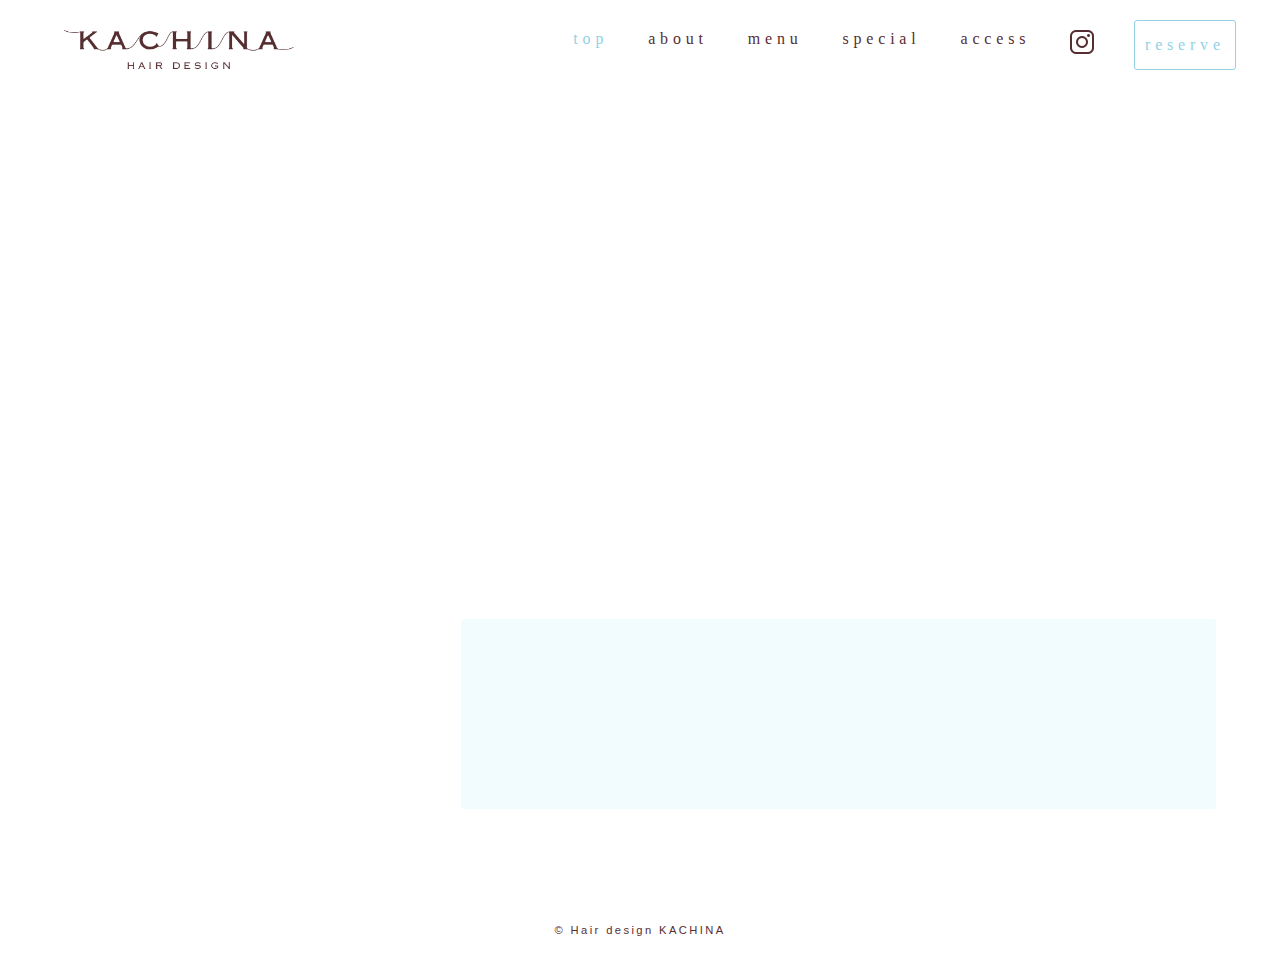
<file: index.html>
<!DOCTYPE html>
<html>
<head>
	<meta charset="UTF-8">
	<title>Hair design KACHINA｜カチナ｜三重県四日市市の美容院</title>
	<link rel="stylesheet" href="stylesheet.css" type="text/css" media="screen">
	<link rel="icon" href="img/fabicon.png" sizes="16x16" type="image/png"> 
	<link rel="icon" href="img/fabicon.png" sizes="32x32" type="image/png">  
	<link rel="icon" href="img/fabicon.png" sizes="48x48" type="image/png"> 
	<link rel="icon" href="img/fabicon.png" sizes="62x62" type="image/png">
	<link href="https://use.fontawesome.com/releases/v5.0.6/css/all.css" rel="stylesheet">
	<script src="https://ajax.googleapis.com/ajax/libs/jquery/1.12.4/jquery.min.js"></script>
	<script type="text/javascript" src="menu.js"></script>
	 <meta name="viewport" content="width=device-width,initial-scale=1.0">
	 <meta http-equiv="X-UA-Compatible" content="IE=edge">
	 <meta name="description" content="三重県四日市市東垂坂町の美容院 Hair design KACHINAです。ご来店くださった全ての方に笑顔になっていただけるように、元気いっぱいスタッフ全員で施術、接客させていただきます。インスタグラムもご覧ください！">
	 <meta name="google" content="notranslate" />
</head>
<body>
	<header class="header">

		<h1>
			<a href="index.html"><img src="img/Main_Logo.png" alt="kachina ロゴ"></a>
		</h1>


		<!--ハンバーガー-->
	    <a class="menu">
	        <span class="menu__line menu__line--top"></span>
	        <span class="menu__line menu__line--center"></span>
	        <span class="menu__line menu__line--bottom"></span>
	    </a>	


		<nav class="gnav">
			<div class="gnav__wrap">
			<ul class="gnav__menu">
				<li class="gnav__menu__item">
					<a class="page" href="index.html">top</a>
				</li >
				<li class="gnav__menu__item">
					<a href="about.html">about</a>
				</li>
				<li class="gnav__menu__item">
					<a href="menu.html">menu</a>
				</li>
				<li class="gnav__menu__item">
					<a href="special.html">special</a>
				</li>
				<li class="gnav__menu__item">
					<a href="access.html">access</a>
				</li>
				<li class="gnav__menu__item">
					<a href="https://www.instagram.com/kachina_hair_design/" target="_blank"><img src="img/instagram.png" alt="instagram"></a>
				</li>
				<li class="gnav__menu__item">
					<a class="btn_reserve" href="reserve.html"><i class="fas fa-phone tel"></i> reserve</a>
				</li>
			</ul>
			</div><!--gnav-wrap-->
		</nav>

	</header>

	<div class="wrapper">

		<div class="slide">
				<img src="img/main1.jpg" alt="kachinaメインイメージ">
				<img src="img/main2.jpg" alt="kachinaメインイメージ">
				<img src="img/main3.jpg" alt="kachinaメインイメージ">
				<img src="img/main4.jpg" alt="kachinaメインイメージ">
			
		</div>

		<div class="discription-bg">
			<div class="discription-left">
				<p>
					47-1,HigashiTarusaka-cho,Yokkaichi-shi,Mie</br>
					TEL:059-399-7788/予約優先</br>
					営業時間/AM10:00ーPM7:00</br>
					定休日/毎週月曜日･第１日曜日･第３火曜日
				</p>
			</div>
			<div class="discription-right">
				<img src="img/Logo_sub.png" alt="kachina hair design">
			</div>
		</div>
		<div class="push-top"></div>

	</div>

	<footer>
		<p>© Hair design KACHINA</p>
	</footer>

</body>
</html>
</file>
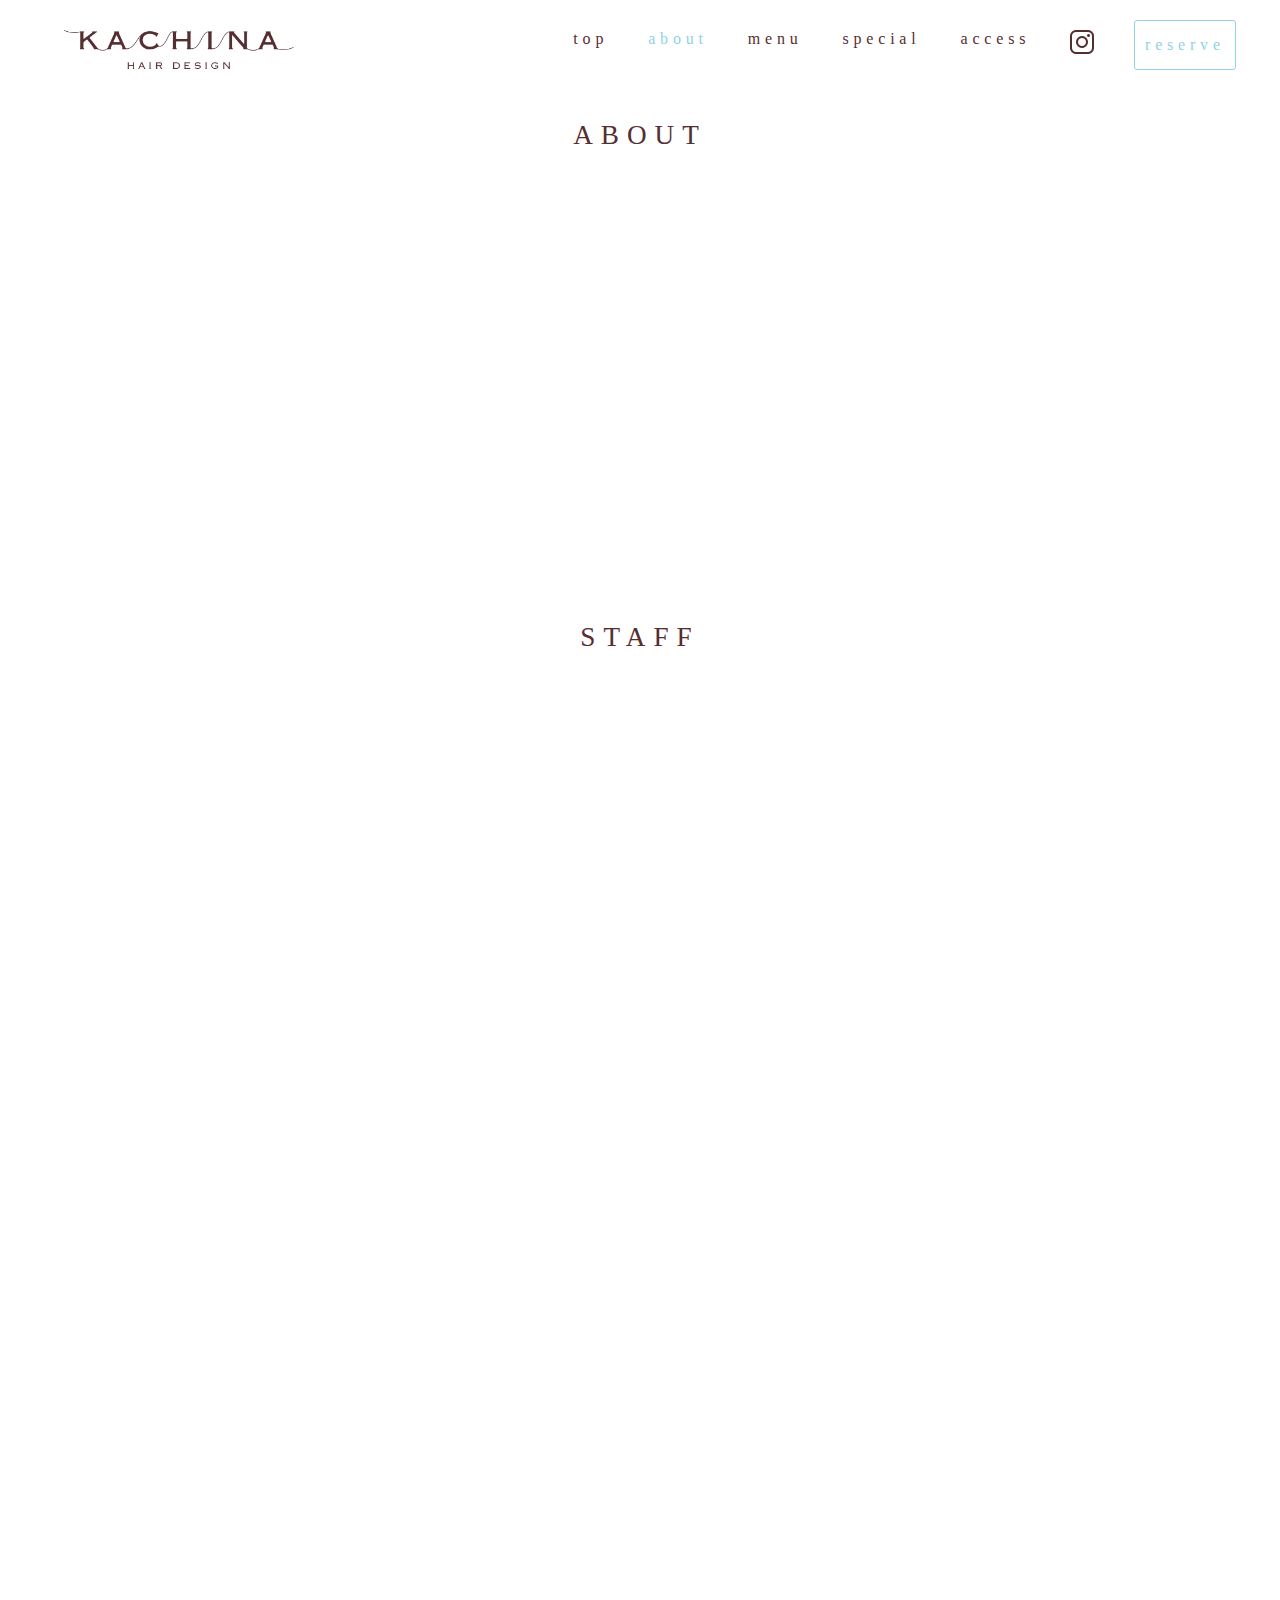
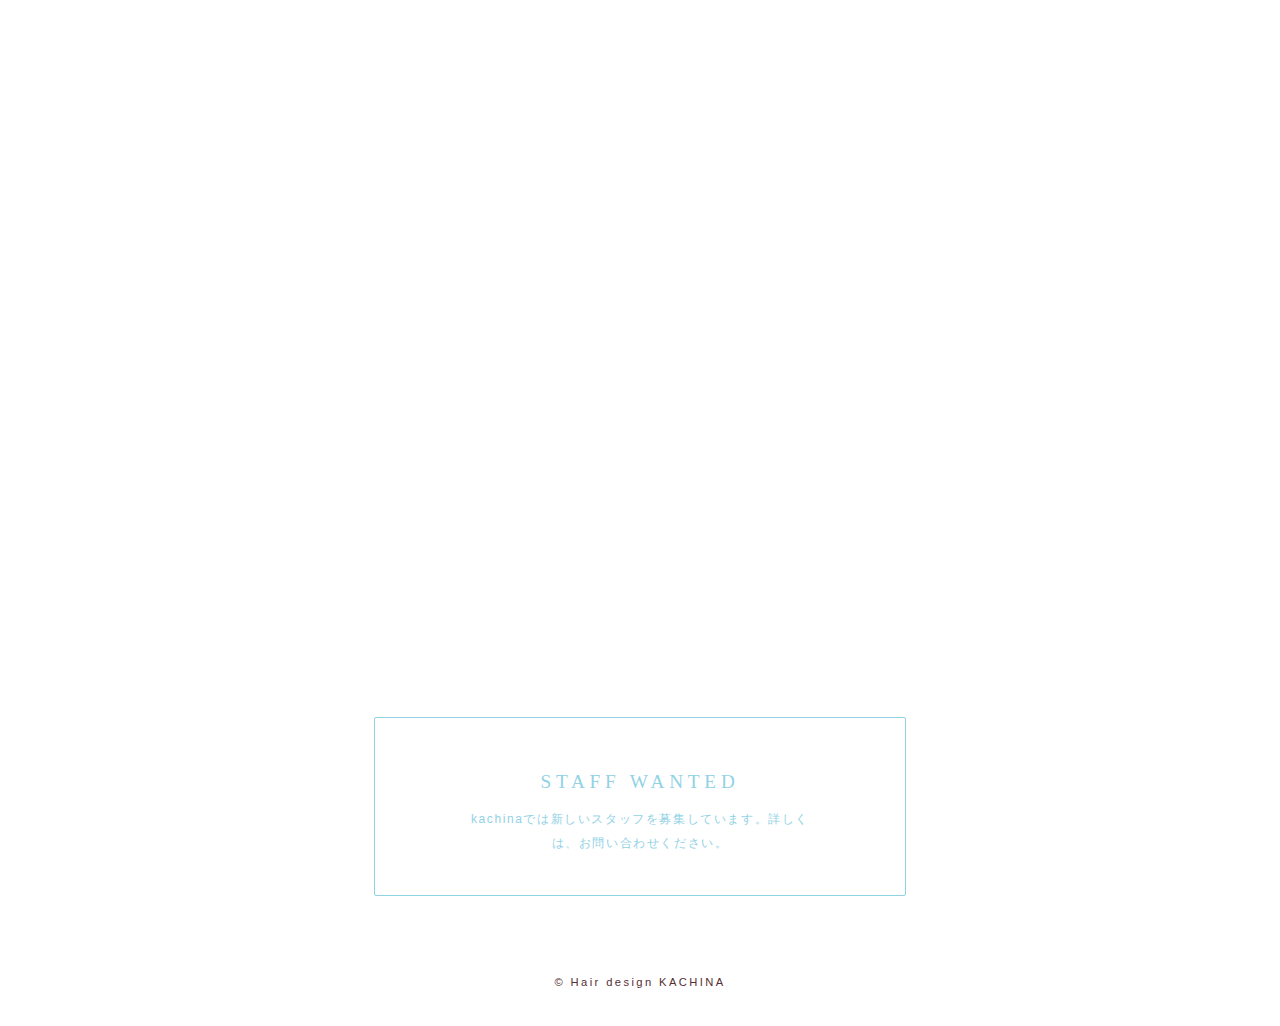
<file: about.html>
<!DOCTYPE html>
<html>
<head>
	<meta charset="UTF-8">
	<title>Hair design KACHINA｜カチナ｜三重県四日市市の美容院</title>
	<link rel="stylesheet" href="stylesheet.css" type="text/css" media="screen">
	<link rel="icon" href="img/fabicon.png" sizes="16x16" type="image/png"> 
	<link rel="icon" href="img/fabicon.png" sizes="32x32" type="image/png">  
	<link rel="icon" href="img/fabicon.png" sizes="48x48" type="image/png"> 
	<link rel="icon" href="img/fabicon.png" sizes="62x62" type="image/png">
	<link href="https://use.fontawesome.com/releases/v5.0.6/css/all.css" rel="stylesheet">
	<script src="https://ajax.googleapis.com/ajax/libs/jquery/1.12.4/jquery.min.js"></script>
	<script type="text/javascript" src="menu.js"></script>
	 <meta name="viewport" content="width=device-width,initial-scale=1.0">
</head>
<body>
	<header class="header">
		<h1>
			<a href="index.html"><img src="img/Main_Logo.png" alt="kachina ロゴ"></a>
		</h1>

		<!--ハンバーガー-->
	    <a class="menu">
	        <span class="menu__line menu__line--top"></span>
	        <span class="menu__line menu__line--center"></span>
	        <span class="menu__line menu__line--bottom"></span>
	    </a>	


		<nav class="gnav">
			<div class="gnav__wrap">
			<ul class="gnav__menu">
				<li class="gnav__menu__item">
					<a href="index.html">top</a>
				</li >
				<li class="gnav__menu__item">
					<a class="page" href="about.html">about</a>
				</li>
				<li class="gnav__menu__item">
					<a href="menu.html">menu</a>
				</li>
				<li class="gnav__menu__item">
					<a href="special.html">special</a>
				</li>
				<li class="gnav__menu__item">
					<a href="access.html">access</a>
				</li>
				<li class="gnav__menu__item">
					<a href="https://www.instagram.com/kachina_hair_design/" target="_blank"><img src="img/instagram.png" alt="instagram"></a>
				</li>
				<li class="gnav__menu__item">
					<a class="btn_reserve" href="reserve.html"><i class="fas fa-phone tel"></i> reserve</a>
				</li>
			</ul>
			</div><!--gnav-wrap-->
		</nav>

	</header>
	<div class="wrapper">

		<h2 class="title">ABOUT</h2>

		<div class="contents">
			<div class="left-img">
				<img src="img/about_pc.png" alt="aboutの写真"></div>
			</div>
			<div class="right">
				<p>
					kachinaは三重県四日市市の東垂坂町にある美容室です。<br>
					定休日:毎週月曜日.第1日曜日.第3火曜日 <br>
					営業時間:10:00〜19:00 <br>
					最終受付:cut 18:00 cut&color 17:00
				</p>
			</div>
		

			<div class="clear"></div> <!--回り込み解除-->

		
		<!------------------スタッフ紹介-------------------->
		

		<h2 class="title">STAFF</h2>

		<div class="staff">

				
				<div class="member">
					<div class="member_image">
						<img src="img/staff_moroka.png" alt="カチナ　諸岡"></div>
					<section class="member_coment">		
						<h3>STYLIST</h3>
						<h2>MOROKA<br>MIHOKO</h2>
						<p>お客様にご満足して頂ける技術＆接客を心がけ、頑張ります！SETやアレンジなども得意です！ぜひご指名下さい</p>
					</section>
				</div>

				<div class="member">
					<div class="member_image"><img src="img/staff_okumura.png" alt="カチナ　奥村"></div>
					<section class="member_coment">		
						<h3>STYLIST</h3>
						<h2>OKUMURA<br>TOSHIKI</h2>
						<p>得意なスタイルはエレガントなスタイルからキュートスタイルまで、時にはアバンギャルドなご提案もさせていただきます(^^)ご来店くださった全ての方に笑顔になっていただけるように、元気いっぱいスタッフ全員で施術、接客させていただきます</p>
					</section>
				</div>

				<div class="member">
					<div class="member_image"><img src="img/staff_watanuki.png" alt="カチナ　綿貫"></div>
					<section class="member_coment">		
						<h3>STYLIST</h3>
						<h2>WATANUKI<br>MIYUKI</h2>
						<p>デザインカラー、ハイライト、外国人カラーが得意です！ぜひ、お任せ下さい！</p>
					</section>
				</div>

				<div class="member">
					<div class="member_image"><img src="img/staff_inagaki.png" alt="カチナ　稲垣"></div>
					<section class="member_coment">		
						<h3>STYLIST</h3>
						<h2>INAGAKI<br>SAKIKO</h2>
						<p>癒しと楽しい空間を提供します！ヘッドスパや炭酸シャンプーなど、リラクゼーションメニューが得意です！精一杯がんばります</p>
					</section>
				</div>

				<div class="member">
					<div class="member_image"><img src="img/staff_iwata.png" alt="カチナ　磐田"></div>
					<section class="member_coment">		
						<h3>CARERIST</h3>
						<h2>IWATA<br>NAOKA</h2>
						<p>より多くのお客様にご満足いただけるように明るく元気に頑張ります！</p>
					</section>
				</div>

			</div>
			<div class="recrute">
				<p class="wanted">
					STAFF WANTED
				</p>					<p>
					kachinaでは新しいスタッフを募集しています。詳しくは、お問い合わせください。			
				</p>
				</div>
		</div>

	</div>
	<div class="clear"></div> <!--回り込み解除-->

	<footer>
		<p>© Hair design KACHINA</p>
	</footer>

</body>
</html>
</file>
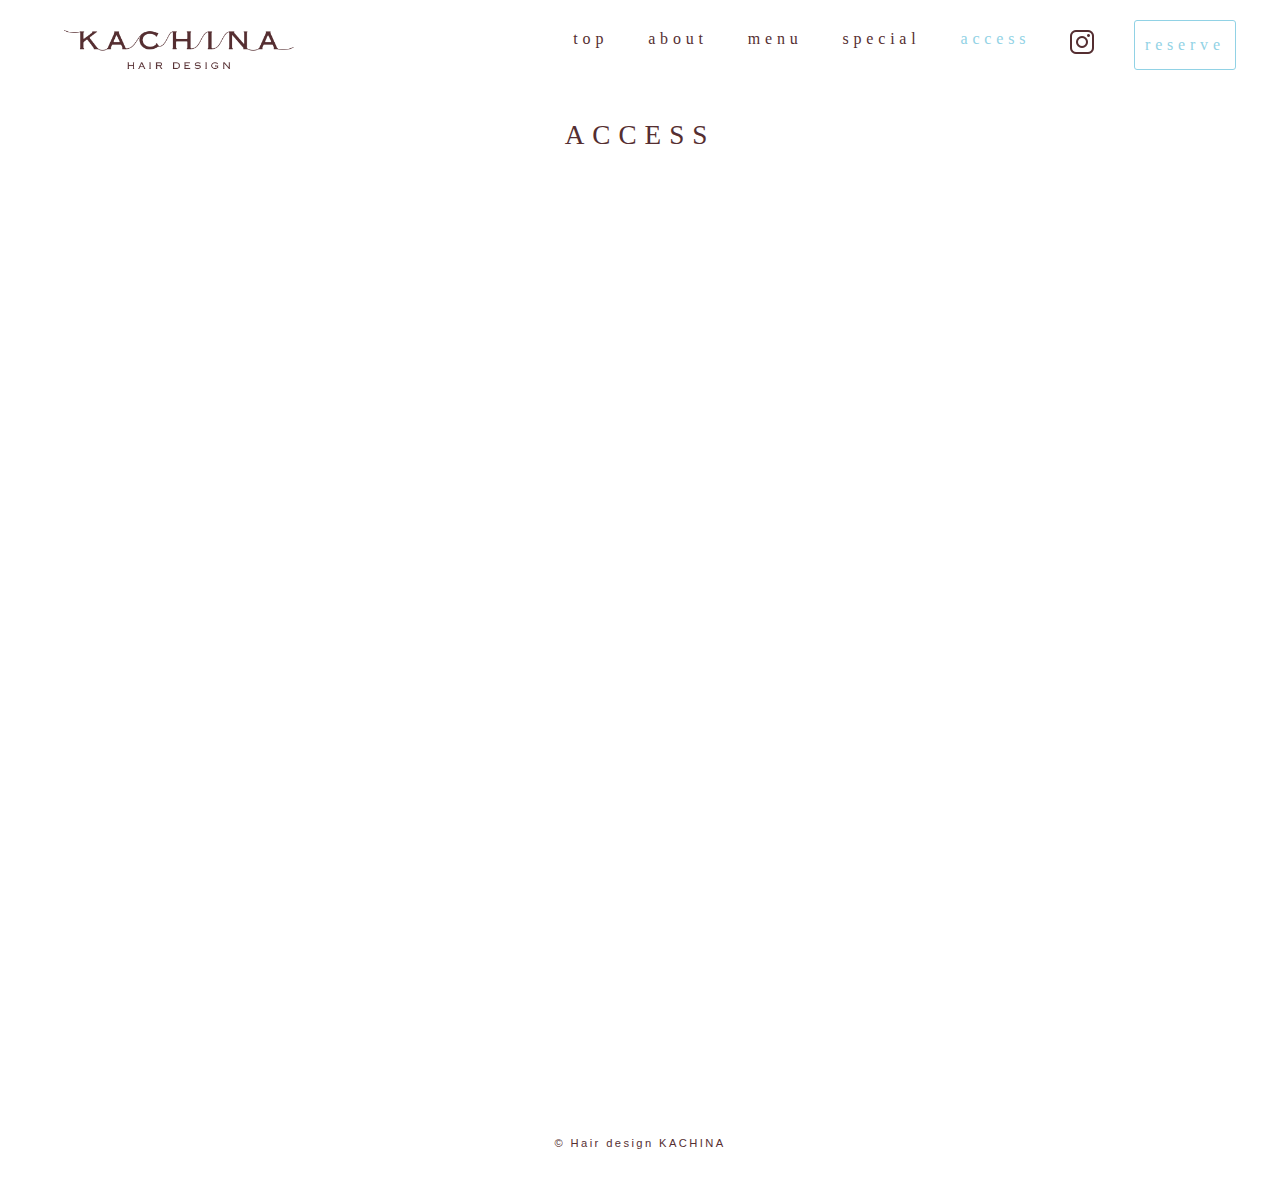
<file: access.html>
<!DOCTYPE html>
<html>
<head>
	<meta charset="UTF-8">
	<title>Hair design KACHINA｜カチナ｜三重県四日市市の美容院</title>
	<link rel="stylesheet" href="stylesheet.css" type="text/css" media="screen">
	<link href="https://use.fontawesome.com/releases/v5.0.6/css/all.css" rel="stylesheet">
	<script src="https://ajax.googleapis.com/ajax/libs/jquery/1.12.4/jquery.min.js"></script>
	<script type="text/javascript" src="menu.js"></script>
	 <meta name="viewport" content="width=device-width,initial-scale=1.0">
</head>
<body>
	<header class="header">
		<h1>
			<a href="index.html"><img src="img/Main_Logo.png" alt="kachina ロゴ"></a>
		</h1>

		<!--ハンバーガー-->
	    <a class="menu">
	        <span class="menu__line menu__line--top"></span>
	        <span class="menu__line menu__line--center"></span>
	        <span class="menu__line menu__line--bottom"></span>
	    </a>	


		<nav class="gnav">
			<div class="gnav__wrap">
			<ul class="gnav__menu">
				<li class="gnav__menu__item">
					<a href="index.html">top</a>
				</li >
				<li class="gnav__menu__item">
					<a href="about.html">about</a>
				</li>
				<li class="gnav__menu__item">
					<a href="menu.html">menu</a>
				</li>
				<li class="gnav__menu__item">
					<a href="special.html">special</a>
				</li>
				<li class="gnav__menu__item">
					<a  class="page" href="access.html">access</a>
				</li>
				<li class="gnav__menu__item">
					<a href="https://www.instagram.com/kachina_hair_design/" target="_blank"><img src="img/instagram.png" alt="instagram"></a>
				</li>
				<li class="gnav__menu__item">
					<a class="btn_reserve" href="reserve.html"><i class="fas fa-phone tel"></i> reserve</a>
				</li>
			</ul>
			</div><!--gnav-wrap-->
		</nav>

	</header>

	<div class="wrapper">

		<h2 class="title">ACCESS</h2>

		<div class="contents">
			<div class="left-img">
				<img src="img/access_pc.png" src="kachinaの外観"></div>
			</div>
			<div class="right">
				<p>
				三重県四日市市東垂坂町47-1<br>
				TEL:059-399-7788<br>
				営業時間:AM10:00ーPM7:00<br>
				定休日:毎週月曜日･第１日曜日･第３火曜日<br>
				</p>
			</div>

			<div class="clear"></div> <!--回り込み解除-->

	
		<div class="contents">
		<div class=map>
			<iframe src="https://www.google.com/maps/embed?pb=!1m14!1m8!1m3!1d3267.965376231536!2d136.61810802406418!3d35.00757183577153!3m2!1i1024!2i768!4f13.1!3m3!1m2!1s0x0%3A0xcce3a8b4adc998e6!2z77yr77yh77yj77yo77yp77yu77yh44O7772I772B772J772S772E772F772T772J772H772O!5e0!3m2!1sja!2sjp!4v1536191556662" frameborder="0" style="border:0" allowfullscreen></iframe>
		</div>
		</div>

	</div>

	<footer>
		<p>© Hair design KACHINA</p>
	</footer>

</body>
</html>
</file>
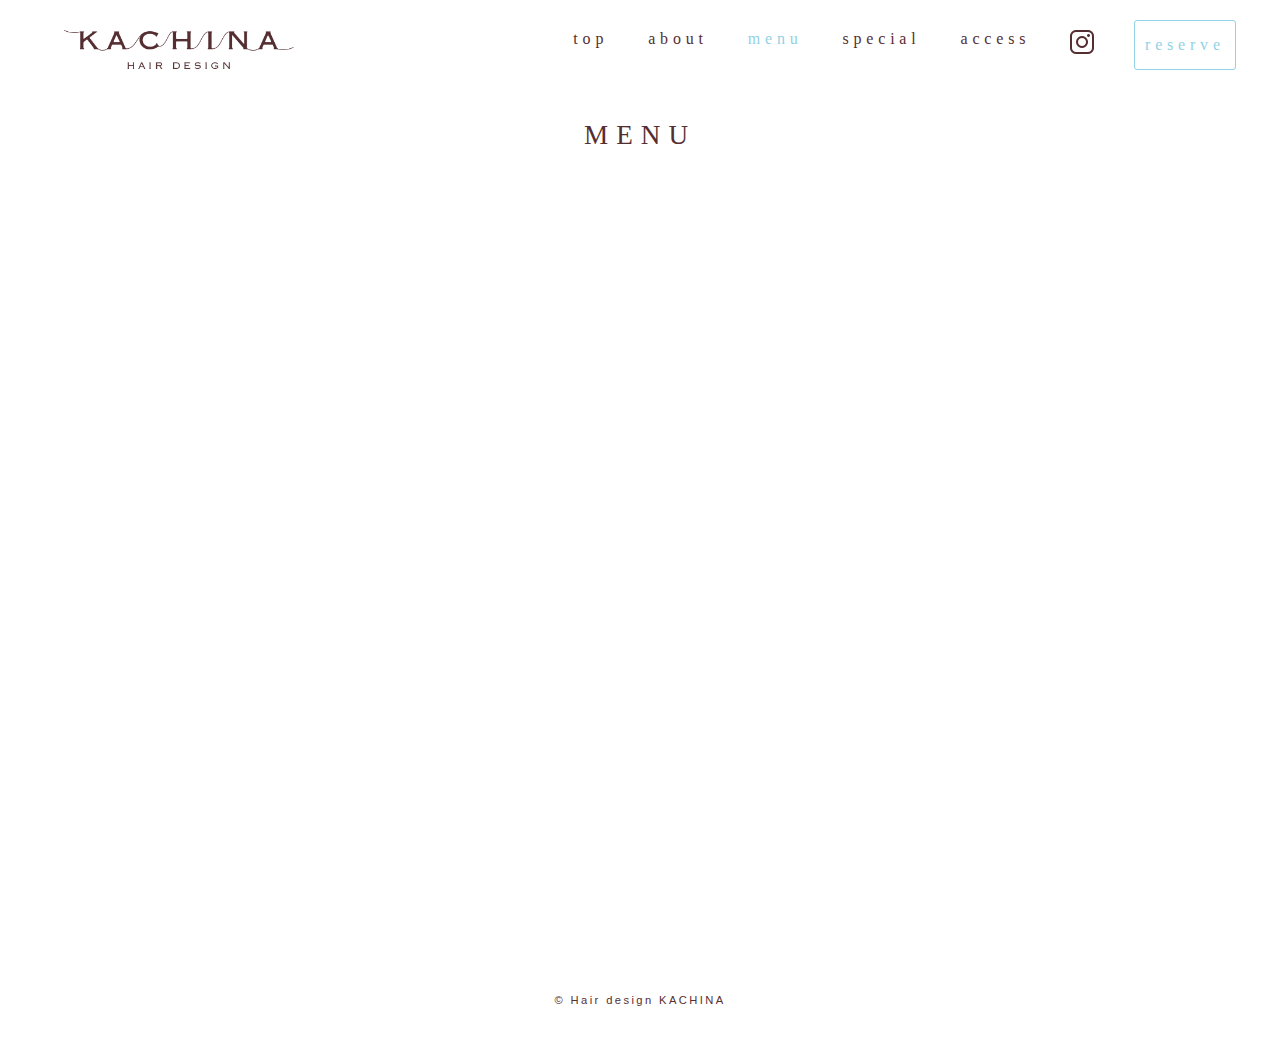
<file: menu.html>
<!DOCTYPE html>
<html>
<head>
	<meta charset="UTF-8">
	<title>Hair design KACHINA｜カチナ｜三重県四日市市の美容院</title>
	<link rel="stylesheet" href="stylesheet.css" type="text/css" media="screen">
	<link rel="icon" href="img/fabicon.png" sizes="16x16" type="image/png"> 
	<link rel="icon" href="img/fabicon.png" sizes="32x32" type="image/png">  
	<link rel="icon" href="img/fabicon.png" sizes="48x48" type="image/png"> 
	<link rel="icon" href="img/fabicon.png" sizes="62x62" type="image/png">
	<link href="https://use.fontawesome.com/releases/v5.0.6/css/all.css" rel="stylesheet">
	<script src="https://ajax.googleapis.com/ajax/libs/jquery/1.12.4/jquery.min.js"></script>
	<script type="text/javascript" src="menu.js"></script>
	 <meta name="viewport" content="width=device-width,initial-scale=1.0">
</head>
<body>
	<header class="header">
		<h1>
			<a href="index.html"><img src="img/Main_Logo.png" alt="kachina ロゴ"></a>
		</h1>

		<!--ハンバーガー-->
	    <a class="menu">
	        <span class="menu__line menu__line--top"></span>
	        <span class="menu__line menu__line--center"></span>
	        <span class="menu__line menu__line--bottom"></span>
	    </a>	


		<nav class="gnav">
			<div class="gnav__wrap">
			<ul class="gnav__menu">
				<li class="gnav__menu__item">
					<a href="index.html">top</a>
				</li >
				<li class="gnav__menu__item">
					<a href="about.html">about</a>
				</li>
				<li class="gnav__menu__item">
					<a class="page" href="menu.html">menu</a>
				</li>
				<li class="gnav__menu__item">
					<a href="special.html">special</a>
				</li>
				<li class="gnav__menu__item">
					<a href="access.html">access</a>
				</li>
				<li class="gnav__menu__item">
					<a href="https://www.instagram.com/kachina_hair_design/" target="_blank"><img src="img/instagram.png" alt="instagram"></a>
				</li>
				<li class="gnav__menu__item">
					<a class="btn_reserve" href="reserve.html"><i class="fas fa-phone tel"></i> reserve</a>
				</li>				
			</ul>
			</div><!--gnav-wrap-->
		</nav>

	</header>

	<div class="wrapper">

		<h2 class="title">MENU</h2>

		<div class="contents">

			<div class="left-img">
				<img src="img/menu_pc.png" alt="menuの写真"></div>
			</div>

			<div class="right">

				<!--メニュー表-->
				  <table class="table01">
				    <thead>
				      <tr>
				        <th colspan="2">cut...</th>
				      </tr>
				    </thead>
				    <tbody>
				      <tr>
				        <th>adult</th>
				        <td ><p>¥4,000~</p></td>
				      </tr>
				      <tr>
				        <th>students</th>
				        <td ><p>¥3,000~3,500</p></td>
				      </tr>
				      <tr>
				        <th>kids</th>
				        <td ><p>¥2,500~</p></td>
				      </tr>
				    </tbody>
				    <thead>
				      <tr>
				        <th>color...</th>
				      </tr>
				      <tbody>
				      <tr>
				        <th>color</th>
				        <td ><p>¥5,000~</p></td>
				      </tr>
				      <tr>
				        <th>highlight or lowlight</th>
				        <td ><p>¥3,000~</p></td>
				      </tr>
				    </tbody>
				    </thead>

				   <thead>
				      <tr>
				        <th>parm...</th>
				      </tr>
				      <tbody>
				      <tr>
				        <th>parm</th>
				        <td ><p>¥5,000~</p></td>
				      </tr>
				      <tr>
				        <th>point parm</th>
				        <td ><p>¥3,000~</p></td>
				      </tr>
				    </tbody>
				    </thead>

				    <thead>
				      <tr>
				        <th>treatment...</th>
				      </tr>
				      <tbody>
				      <tr>
				        <th>treatment</th>
				        <td ><p>¥2,100~</p></td>
				      </tr>
				      <tr>
				        <th>hair set</th>
				        <td ><p>¥3,000~</p></td>
				      </tr>
				    </tbody>
				    </thead>

				  </table>
				  <!--メニュー表ここまで-->
			</div>
		

			<div class="clear"></div> <!--回り込み解除-->

		</div>

	</div>

	<footer>
		<p>© Hair design KACHINA</p>
	</footer>

</body>
</html>
</file>
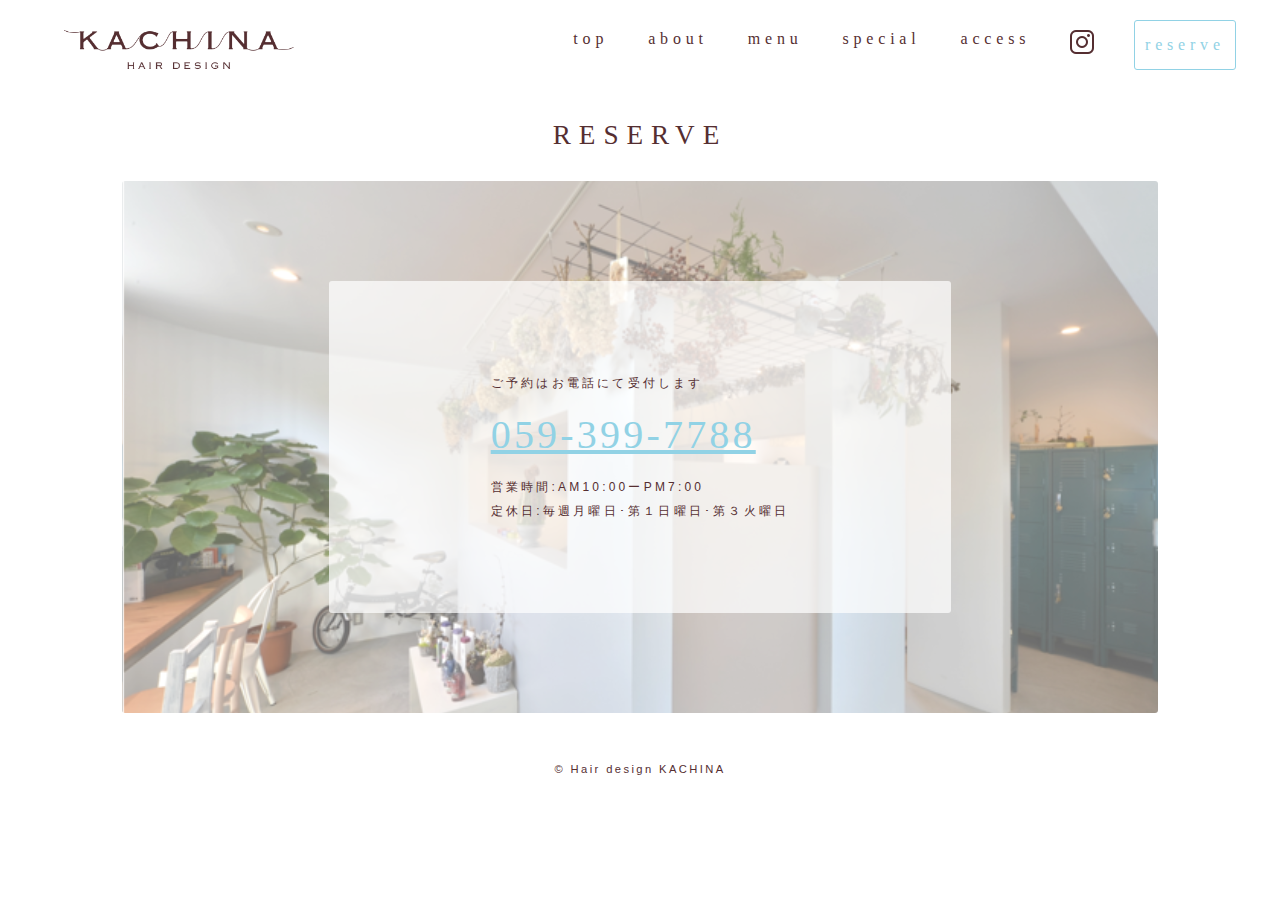
<file: reserve.html>
<!DOCTYPE html>
<html>
<head>
	<meta charset="UTF-8">
	<title>Hair design KACHINA｜カチナ｜三重県四日市市の美容院</title>
	<link rel="stylesheet" href="stylesheet.css" type="text/css" media="screen">
	<link href="https://use.fontawesome.com/releases/v5.0.6/css/all.css" rel="stylesheet">
	<script src="https://ajax.googleapis.com/ajax/libs/jquery/1.12.4/jquery.min.js"></script>
	<script type="text/javascript" src="menu.js"></script>
	 <meta name="viewport" content="width=device-width,initial-scale=1.0">
</head>
<body>
	<header class="header">
		<h1>
			<a href="index.html"><img src="img/Main_Logo.png" alt="kachina ロゴ"></a>
		</h1>

		<!--ハンバーガー-->
	    <a class="menu">
	        <span class="menu__line menu__line--top"></span>
	        <span class="menu__line menu__line--center"></span>
	        <span class="menu__line menu__line--bottom"></span>
	    </a>	


		<nav class="gnav">
			<div class="gnav__wrap">
			<ul class="gnav__menu">
				<li class="gnav__menu__item">
					<a href="index.html">top</a>
				</li >
				<li class="gnav__menu__item">
					<a href="about.html">about</a>
				</li>
				<li class="gnav__menu__item">
					<a href="menu.html">menu</a>
				</li>
				<li class="gnav__menu__item">
					<a href="special.html">special</a>
				</li>
				<li class="gnav__menu__item">
					<a href="access.html">access</a>
				</li>
				<li class="gnav__menu__item">
					<a href="https://www.instagram.com/kachina_hair_design/" target="_blank"><img src="img/instagram.png" alt="instagram"></a>
				</li>
				<li class="gnav__menu__item">
					<a class="btn_reserve" href="reserve.html"><i class="fas fa-phone tel"></i> reserve</a>
				</li>
			</ul>
			</div><!--gnav-wrap-->
		</nav>

	</header>

	<div class="wrapper">

		<h2 class="title">RESERVE</h2>

		<div class="contents">
			<div class="reserve_bg">
				<div class="reserve">
					<p>ご予約はお電話にて受付します<br>
					<span class="reserve_tel"><a href="tel:0593997788">059-399-7788</a></span><br>
					営業時間:AM10:00ーPM7:00<br>
					定休日:毎週月曜日･第１日曜日･第３火曜日<br>
					</p>
				</div>
			</div>

			<div class="clear"></div> <!--回り込み解除-->
		</div>

	</div>

	<footer>
		<p>© Hair design KACHINA</p>
	</footer>

</body>
</html>
</file>
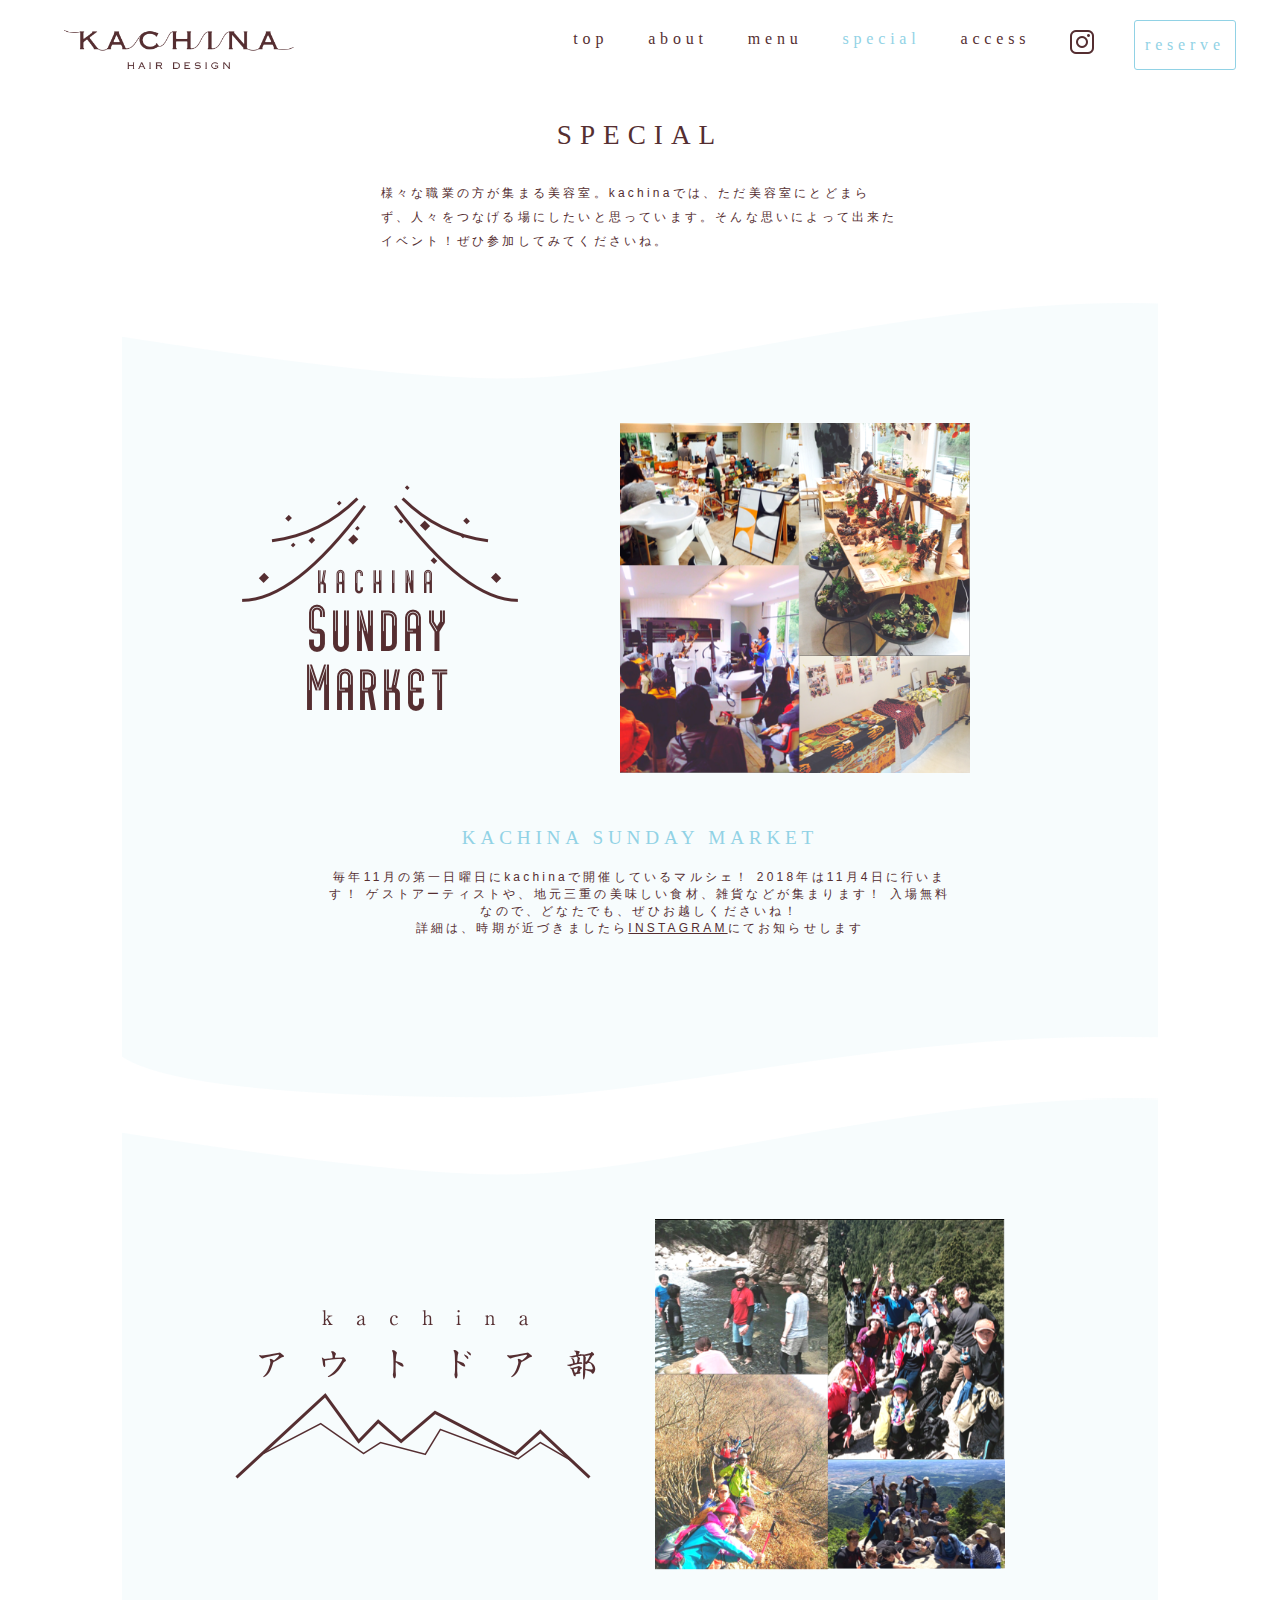
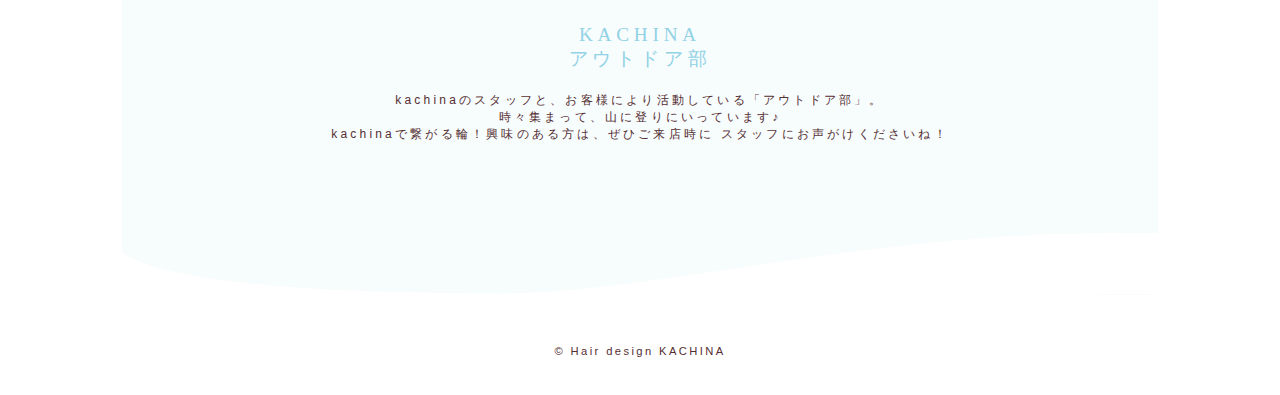
<file: special.html>
<!DOCTYPE html>
<html>
<head>
	<meta charset="UTF-8">
	<title>Hair design KACHINA｜カチナ｜三重県四日市市の美容院</title>
	<link rel="stylesheet" href="stylesheet.css" type="text/css" media="screen">
	<link rel="icon" href="img/fabicon.png" sizes="16x16" type="image/png"> 
	<link rel="icon" href="img/fabicon.png" sizes="32x32" type="image/png">  
	<link rel="icon" href="img/fabicon.png" sizes="48x48" type="image/png"> 
	<link rel="icon" href="img/fabicon.png" sizes="62x62" type="image/png">
	<link href="https://use.fontawesome.com/releases/v5.0.6/css/all.css" rel="stylesheet">
	<script src="https://ajax.googleapis.com/ajax/libs/jquery/1.12.4/jquery.min.js"></script>
	<script type="text/javascript" src="menu.js"></script>
	 <meta name="viewport" content="width=device-width,initial-scale=1.0">
</head>
<body>
	<header class="header">
		<h1>
			<a href="index.html"><img src="img/Main_Logo.png" alt="kachina ロゴ"></a>
		</h1>

		<!--ハンバーガー-->
	    <a class="menu">
	        <span class="menu__line menu__line--top"></span>
	        <span class="menu__line menu__line--center"></span>
	        <span class="menu__line menu__line--bottom"></span>
	    </a>	


		<nav class="gnav">
			<div class="gnav__wrap">
			<ul class="gnav__menu">
				<li class="gnav__menu__item">
					<a href="index.html">top</a>
				</li >
				<li class="gnav__menu__item">
					<a href="about.html">about</a>
				</li>
				<li class="gnav__menu__item">
					<a href="menu.html">menu</a>
				</li>
				<li class="gnav__menu__item">
					<a class="page" href="special.html">special</a>
				</li>
				<li class="gnav__menu__item">
					<a href="access.html">access</a>
				</li>
				<li class="gnav__menu__item">
					<a href="https://www.instagram.com/kachina_hair_design/" target="_blank"><img src="img/instagram.png" alt="instagram"></a>
				</li>
				<li class="gnav__menu__item">
					<a class="btn_reserve" href="reserve.html"><i class="fas fa-phone tel"></i> reserve</a>
				</li>
			</ul>
			</div><!--gnav-wrap-->
		</nav>

	</header>

	<div class="wrapper">

		<h2 class="title">SPECIAL</h2>

		<div class="contents">

			<div class="special_discription">
				<p>様々な職業の方が集まる美容室。kachinaでは、ただ美容室にとどまらず、人々をつなげる場にしたいと思っています。そんな思いによって出来たイベント！ぜひ参加してみてくださいね。
				</p>
			</div>


			<div class="special_contents">

				<div class="special_visual">
					<div class="special_logo">
						<img src="img/special _sunday_logo.png" alt="kachina sunday market">
					</div>
					<div class="special_pict">
						<img src="img/special_sunday.png" alt="kachina sunday marketのイメージ">
					</div>
					<div class="clear"></div> <!--回り込み解除-->
				</div>	

				<section>
					<h4>KACHINA SUNDAY MARKET</h4>
					<p>毎年11月の第一日曜日にkachinaで開催しているマルシェ！
					2018年は11月4日に行います！
					ゲストアーティストや、地元三重の美味しい食材、雑貨などが集まります！
					入場無料なので、どなたでも、ぜひお越しくださいね！<br>
					詳細は、時期が近づきましたら<span><a href="https://www.instagram.com/kachina_hair_design/">INSTAGRAM</a></span>にてお知らせします</p>
				</section>

			</div>

			<div class="special_contents">

					
				<div class="special_visual">
					<div class="special_logo">
						<img src="img/special_out_logo.png" alt="kachina アウトドア部">
					</div>
					<div class="special_pict">
						<img src="img/special_out.png" alt="kachina アウトドア部のイメージ">
					</div>					
					<div class="clear"></div> <!--回り込み解除-->
				</div>	

				<section>
					<h4>KACHINA<br>アウトドア部</h4>
					<p>kachinaのスタッフと、お客様により活動している「アウトドア部」。<br>
					時々集まって、山に登りにいっています♪<br>
					kachinaで繋がる輪！興味のある方は、ぜひご来店時に
					スタッフにお声がけくださいね！
					</p>
				</section>

			</div>



		</div>
	</div>

	<div class="clear"></div> <!--回り込み解除-->

	<footer>
		<p>© Hair design KACHINA</p>
	</footer>

</body>
</html>
</file>
<file: stylesheet.css>
@charset "utf-8";

/* ========================================
    リセットcss
========================================= */
html, body, div, span, applet, object, iframe,
h1, h2, h3, h4, h5, h6, p, blockquote, pre,
a, abbr, acronym, address, big, cite, code,
del, dfn, em, img, ins, kbd, q, s, samp,
small, strike, strong, sub, sup, tt, var,
b, u, i, center,
dl, dt, dd, ol, ul, li,
fieldset, form, label, legend,
table, caption, tbody, tfoot, thead, tr, th, td,
article, aside, canvas, details, embed,
figure, figcaption, footer, header, hgroup,
menu, nav, output, ruby, section, summary,
time, mark, audio, video {
    margin: 0;
    padding: 0;
    border: 0;
    font-style:normal;
    font-weight: normal;
    font-size: 100%;
    vertical-align: baseline;
	color: #552E31;
	transition: all 0.4s;
}
article, aside, details, figcaption, figure,
footer, header, hgroup, menu, nav, section {
    display: block;
}
html{overflow-y: scroll;}
blockquote, q {quotes: none;}
blockquote:before, blockquote:after,q:before, q:after {content: ''; content: none;}
input, textarea{margin: 0; padding: 0;}
ol, ul{list-style:none;}
table{border-collapse: collapse; border-spacing:0;}
caption, th{text-align: left;}
a:focus {outline:none;}

div#test {
    text-align: center;
    position: absolute;
    top: 0;
    opacity: 0.5;
}

/* micro clearfix */
.cf:before,
.cf:after {
    content: " ";
    display: table;
}
.cf:after {clear: both;}
.cf {*zoom: 1;}



body {
	font-family: ArialMT, "Hiragino Kaku Gothic ProN", "ヒラギノ角ゴ ProN W3", メイリオ, sans-serif;
}




/* ========================================
   header
========================================= */



header {
	height: 60px;
	width: 90%;
	margin: 30px auto 0 auto;
}

header h1 {
	float: left;
	width: 20%;
}

header h1 img {
	width: 100%;
	max-width: 240px;
}

header h1 img:hover {
	opacity: 0.5;
}

nav {
	float: right;
}

nav li {
	list-style: none;
	float: left;
	margin-left: 40px; 
}

nav li a {
	font-family: Copperplate, "Copperplate Gothic Light";
	font-size: 1.0rem;
	text-decoration: none;
	letter-spacing: 0.3rem;
	color: #552E31;
}

nav li a:hover {
	color: #91D2E5;	
}

nav li a.page {
	color: #91D2E5;	
}


nav li a.btn_reserve {
	display: inline-block;
	padding: 15px 12%;
	margin-top: -10px;
	border: solid #91D2E5 1px;
	border-radius: 3px;
	color: #91D2E5;
	/*font-size: 0.8rem;	
	letter-spacing: 0.2rem;*/
}


nav li a.btn_reserve:hover {
	background-color: #91D2E5;
	color: #FFFFFF;
}


nav li i.tel {
	display: none;
}


/* ========================================
    top main images
========================================= */

.wrapper {
	width: 90%;
	margin: 0 auto;
  	position   : relative;
	color: #552E31;
    animation: fadeIn 2s ease 0s 1 normal;
    -webkit-animation: fadeIn 2s ease 0s 1 normal;
}

@keyframes fadeIn {
    0% {opacity: 0}
    100% {opacity: 1}
}

@-webkit-keyframes fadeIn {
    0% {opacity: 0}
    100% {opacity: 1}
}

.slide {
  position   : relative;
  overflow   : hidden;
  width      : 90vw;
  height     : 70vh;
  margin     : auto;    
  padding-bottom: 100px;
}
 

 /* 画像の設定*/
.slide img {
  display    : block;
  position   : absolute;
  width      : inherit;
  height     : inherit;
  object-fit: cover;
  opacity    : 0;
  animation  : slideAnime 16s ease infinite;
  border-radius: 3px;
}
 
 /* スライドのアニメーションを段差で開始する  */
.slide img:nth-of-type(1) { animation-delay: 0s }
.slide img:nth-of-type(2) { animation-delay: 4s }
.slide img:nth-of-type(3) { animation-delay: 8s }
.slide img:nth-of-type(4) { animation-delay: 12s }
 
 /*スライドのアニメーション */
@keyframes slideAnime{
   0% { opacity: 0 }
  20% { opacity: 1 }
  35% { opacity: 1 }
  40% { opacity: 0 }
 100% { opacity: 0 }
}

/* ========================================
    top discription
========================================= */

.discription-bg {
	float: right;
	display: flex;
	justify-content: space-around;
	align-items: center;
	width: 50vw;
	padding: 3vh 5% ;
	position: absolute;
	bottom: 0;
	right: 0;
	background-color: rgba(234,250,255,0.6);
	border-radius: 3px;
	margin: 65px 0;
	text-align: right;
	font-size: 0.75rem;
	line-height: 2em;
	letter-spacing: 0.2rem;
	
}


.discription-left {
	color: #552E31;
	opacity: 0;
	-webkit-animation: example 1.0s ease 1.0s 1 forwards;
  	animation: example 1.0s ease 1.0s 1 forwards;
}

.discription-right {
	opacity: 0;
	-webkit-animation: example 1.5s ease 1.5s 1 forwards;
  	animation: example 1.5s ease 1.5s 1 forwards;
}

.discription-right img  {
	width: 60%;
}

.push-top {
	width: 100%;
	height: 50px;
	display: inline-block;
}



/* ========================================
    全体
========================================= */

h2.title {
	font-family: Copperplate, "Copperplate Gothic Light";
	font-size: 1.7rem;
	letter-spacing: 0.5rem;
	text-align: center;
	margin: 30px 0;
}

.contents {
	position: relative;
	width: 90%;
	margin: 0 auto;
}

.left-img {
	width: 40vw;
	height: 40vh;
	float: left;
	margin-bottom: 0px;
	opacity: 0; 
	 -webkit-animation: example 0.5s ease 0.5s 1 forwards;
  	animation: example 0.5s ease 0.5s 1 forwards;
}

.left-img img {
	width      : inherit;
	height     : inherit;
	object-fit: cover;
	border-radius: 3px;

}

.clear {
	clear: both;
}

.right {
	width: 50vw;
	height: auto;
	padding: 10vh 0;
	position: relative;	
	display: flex;
	justify-content: space-around;
	align-items: center;
	top: -25vh;
	left: 35vw;
	margin-bottom: -25vh;
	font-size: 0.75rem;
	line-height: 2em;
	letter-spacing: 0.2rem;
	background-color: rgba(145,210,229,0.1);
	border-radius: 3px;
	color: #552E31;
	opacity: 0; 
	-webkit-animation: example 0.5s ease 1.5s 1 forwards;
	animation: example 0.5s ease 1.0s 1 forwards;

}

@-webkit-keyframes example {
  100% {
    opacity: 1;
  }
}
@keyframes example {
  100% {
    opacity: 1;
  }
}

.right p {
	color: #552E31;
}

/* ========================================
    about staff
========================================= */


.staff {
	width: 80%;
	margin: 0 auto;	
	display: flex;
	flex-wrap: wrap;
	opacity: 0; 
	-webkit-animation: example 1.5s ease 0.5s 1 forwards;
  	animation: example 0.5s ease 1.5s 1 forwards;
}


.member  {
	width:  30%;
	margin: 50px 10% ;
	display: block;
}

.member_image {
	float: left;
	margin-bottom: 10px;
}

.member_image img {
	width: 100%;
}

.member_coment {
	width: 100%;
}

.member section  h3 {
	font-family: Copperplate, "Copperplate Gothic Light";
	font-size: 0.8rem;
	letter-spacing: 0.3rem;
	color: #91D2E5;
}


.member section h2 {
	font-family: Copperplate, "Copperplate Gothic Light";
	font-size: 1.2rem;
	letter-spacing: 0.3rem;
	line-height: 1.5em;
	color: #552E31;
	margin-top: 10px;
}

.member section p {
	font-size: 0.75rem;
	line-height: 2em;
	letter-spacing: 0.1rem;
	margin-top: 10px;
}


.recrute {
	width: 30%;
	align-items: center;
	border: 1px solid #91D2E5;
	border-radius: 2px;
	margin: 30px auto ;
	padding: 40px 8%;
	text-align: center;
}


.recrute p { 
	width: 100%;
	font-size: 0.75rem;
	line-height: 2em;
	letter-spacing: 0.1rem;
	margin-top: 10px;
	color: #91D2E5;
}

.recrute p.wanted {
	font-family: Copperplate, "Copperplate Gothic Light";
	font-size: 1.2rem;
	letter-spacing: 0.3rem;
	line-height: 1.5em;
	color: #91D2E5;
}



/* ========================================
    menu
========================================= */


table.table01 {
	width:60%;
	border-collapse: collapse;
}
table.table01 thead th {
	color:#91D2E5;
	padding:25px 15px 0px 15px;
	font-family: Copperplate, "Copperplate Gothic Light";
	font-size: 0.9rem;
}
table.table01 thead th:last-child {
}
table.table01 tbody th {
	color:#552E31;
	padding:2px 15px;
	vertical-align:top;
}
table.table01 tbody tr:last-child th {
}
table.table01 tbody td {
	padding:2px 15px;
	vertical-align:top;
}


/* ========================================
    special
========================================= */

.special_discription {
	width: 50%;
	margin: 0 auto 50px auto;
	font-size: 0.75rem;
	line-height: 2em;
	letter-spacing: 0.2rem;
}


.special_contents {
	width: 100%;
	height: 556px;
	margin: 0 auto;
	background-image: url(img/menu_bg_right.png);
	padding: 120px 0;
	text-align: center;
}

.special_visual {
	width: 80%;
	margin: 0 auto;
	display: flex;
	justify-content: space-around;
	align-items: center;
	justify-content: space-between;

}
.special_logo {
	float: left;
	margin-top: 0 10%;
	flex-grow: 1;

}

.special_pict   {
	float: left;
	flex-grow: 5;
}

.special_pict img {
	width: 350px;
}

.special_contents section {
	width: 60%;
	margin:50px auto 0 auto; 
}

.special_contents h4 {
	font-family: Copperplate, "Copperplate Gothic Light";
	font-size: 1.2rem;
	color: #91D2E5;
	letter-spacing: 0.3rem;
	margin-bottom: 20px; 
}

.special_contents p {
	font-size: 0.75rem;
	letter-spacing: 0.2rem;
	color: #552E31;
}




/* ========================================
    access
========================================= */


.map {
	position: relative;
	margin:40px auto;
	padding-top: 40%;
	border-radius: 3px;	
	opacity: 0; 
	-webkit-animation: example 1.5s ease 0.5s 1 forwards;
  	animation: example 0.5s ease 1.5s 1 forwards;
	}

.map iframe,
.map object,
.map embed {
	position: absolute;
	top: 0;
	left: 0;
	width: 100%;
	height: 100%;
}




/* ========================================
    reserve
========================================= */

.reserve_bg {
	width: 100%;
	margin: 0 auto;
	padding: 50px 0;
	background-image: url(img/reserve_pc.png);
 	background-size:cover;
	background-position: center center; 
 	border-radius: 3px; 
}

 .reserve {
 	width: 60%;
 	margin: 50px auto;
 	padding: 10vh 0;
	display: flex;
	justify-content: space-around;
	align-items: center;
	font-size: 0.75rem;
	line-height: 2em;
	letter-spacing: 0.2rem;
	background-color: rgba(255,255,255,0.7);
	border-radius: 3px;
	color: #552E31;
 	line-height: 2.0;
 }


.reserve_tel  a {
	font-family: Copperplate, "Copperplate Gothic Light";
	font-size: 2.5rem;
	color: #91D2E5;
}

.reserve_tel a:hover {	
	opacity: 0.5;
}


/* ========================================
    footer
========================================= */


footer {
	width: 100%;
	height: 50px;
	font-size: 0.7rem;
	letter-spacing: 0.15rem;
	display: inline-block;
	text-align: center;
	margin-top: 50px;
}




/* ============================================================================
  

    ここからスマホ


============================================================================= */


@media screen and (max-width: 1024px) {



		header {
			height: 40px;
			width: 90%;
			padding: 30px 5% 0 5%;		
			margin:0;	
			position: fixed;
			background-color: rgba(255,255,255,0.7);
			z-index: 999;
		}

		header h1 {
			width: 40%;
		    z-index: 97;
		}

		a.menu{
		    height: 20px;
		    position: fixed;
		    right: 20px;
		    top: 20px;
		    width: 30px;
		    z-index: 99;
		}
		span.menu__line{
		    background: #552E31;
		    display: block;
		    height: 2px;
		    position: absolute;
		    transition:transform 0.3s;
		    width: 100%;
		}
		.menu__line--center{
		    top: 9px;
		}
		.menu__line--bottom{
		    bottom: 0;
		}
		.menu__line--top.active{
		    top: 8px;
		    transform: rotate(45deg);
		}
		.menu__line--center.active{
		    transform:scaleX(0);
		}
		.menu__line--bottom.active{
		    bottom: 10px;
		    transform: rotate(135deg);
		}

		/*gnav*/
		.gnav{
		    background: rgba(230,250,255,0.99);
		    display: none;
		    height: 100%;
		    position: fixed;
		    top:0;
		    right:0;
		    width: 100%;
		    z-index: 98;
		}
		.gnav__wrap{
		    align-items:center;
		    display: flex;
		    height: 100%;
		    justify-content: center;
		    position: absolute;
		    width: 100%;
		}

		.gnav__menu__item{
			width: 100%;
		    margin:16px 0;
			text-align: center;
		}
		.gnav__menu__item a{
		    color: #552E31;
		    font-size: 1.2em;
		    padding: 30px 10%;
		    transition: .5s;
		}
		.gnav__menu__item a:hover{
		    color: #91D2E5;
		}

		nav li a.btn_reserve {
			display: flex;
		    justify-content: center;
			width: 50%;
			border: solid #91D2E5 1px;
			border-radius: 3px;
			color: #91D2E5;
			margin:0 12.5%;
			}	

		nav li i.tel {		
			display: block;	
			color: #91D2E5;
			letter-spacing: 0.8rem;
		}

		/*a.tel {
			display: block;
		    position: fixed;
		    right: 80px;
		    top: 17px;	 
		    border: solid #552E31 1px;   
		    color: #552E31;
		    padding: 8px;
		    background-color: rgba(145,210,229,0.0);
		    font-size: 0.7em;
		    letter-spacing: 0.3em;
			font-family: Copperplate, "Copperplate Gothic Light";
		    text-decoration: none;
		    }*/

		

		/* ========================================
		    top main images
		========================================= */
		.wrapper {
			position   : relative;
			width: 100%;
			margin: 0 auto;
			padding-top: 80px; 
			color: #552E31;
		    animation: fadeIn 2s ease 0s 1 normal;
		    -webkit-animation: fadeIn 2s ease 0s 1 normal;
		}

		@keyframes fadeIn {
		    0% {opacity: 0}
		    100% {opacity: 1}
		}

		@-webkit-keyframes fadeIn {
		    0% {opacity: 0}
		    100% {opacity: 1}
		}

		.slide {
		  position   : relative;
		  overflow   : hidden;
		  width: 100%;
		  height     : 30vh; 
		  padding-bottom: 0;
		}
		 

		 /* 画像の設定*/
		.slide img {
		  display    : block;
		  position   : absolute;
		  width      : inherit;
		  height     : inherit;
		  object-fit: cover;
		  opacity    : 0;
		  animation  : slideAnime 16s ease infinite;
		  border-radius: 3px;
		}
		 
		 /* スライドのアニメーションを段差で開始する  */
		.slide img:nth-of-type(1) { animation-delay: 0s }
		.slide img:nth-of-type(2) { animation-delay: 4s }
		.slide img:nth-of-type(3) { animation-delay: 8s }
		.slide img:nth-of-type(4) { animation-delay: 12s }
		 
		 /*スライドのアニメーション */
		@keyframes slideAnime{
		   0% { opacity: 0 }
		  20% { opacity: 1 }
		  35% { opacity: 1 }
		  40% { opacity: 0 }
		 100% { opacity: 0 }
		}

		/* ========================================
		    top discription
		========================================= */

		.discription-bg {
			float: right;
			display: flex;
			flex-flow: column nowrap;
			align-items: center;
			justify-content: center;
			width: 70%;
			height: auto;
			position: absolute;
			top: 120px;
			left: 15%;
			background-color: rgba(234,250,255,0.0);
			padding: 0;
			border-radius: 3px;
			text-align: center;
			font-size: 0.6rem;
			line-height: 2em;
			letter-spacing: 0.2rem;
		}


		.discription-left {
			color: #552E31;
			order: 2;
		}

		.discription-right img {
			width: 50%;
			margin: 20px 0;
			order:1;
		}

		.push-top {
			height: calc(50vh - 60px);
			display: inline-block;
		}


		/* ========================================
		    全体
		========================================= */

		h2.title {
			font-family: Copperplate, "Copperplate Gothic Light";
			font-size: 1.3rem;
			letter-spacing: 0.3rem;
			text-align: center;
			margin-top:0;
			margin-bottom: 20px;
		}

		.contents {
			width: 100%;
			margin: 0 auto;
		}

		.left-img {
			float: left;
			width: 100%;
			height: 30vh;
			margin-bottom: 0px;
		}

		.left-img img {
			width      : inherit;
			height     : inherit;
			object-fit: cover;
		}

		.clear {
			clear: both;
		}

		.right {
			display: flex;
			position: relative;	
			top: -30px;
			left: 0	;
			width: 70%; 
			margin-left: 20%;
			margin-bottom:0;
			padding: 50px 5%;
			font-size: 0.6rem;
			line-height: 2em;
			letter-spacing: 0.2rem;
			background-color: rgba(145,210,229,0.1);
			border-radius: 3px;
			color: #552E31;
		}

		.right p {
			color: #552E31;
		}



		/* ========================================
		    about_staff
		========================================= */

		.staff {
			width: 70%;
			margin: 0 auto;
			display: flex;
			flex-wrap: 
		}

		.member  {
			width:  100%;
			margin: 5% ;
			display: flex;
			flex-flow: column nowrap;
		}

		.member_image {
			float: left;
			margin: 0 auto 10px auto; 
		}

		.member_image  img {		
			width: 100%;
			max-width: 400px;
		}

		.member_coment {
			width: 100%;
		}

		.member section  h3 {
			font-family: Copperplate, "Copperplate Gothic Light";
			font-size: 0.5rem;
			letter-spacing: 0.3rem;
			color: #91D2E5;
		}

		.member section h2 {
			font-family: Copperplate, "Copperplate Gothic Light";
			font-size: 0.9rem;
			letter-spacing: 0.2rem;
			line-height: 1.5em;
			color: #552E31;
			margin-top: 10px;
		}

		.member section p {
			font-size: 0.6rem;
			line-height: 1.4em;
			letter-spacing: 0.18rem;
			margin-top: 10px;
		}

		.staff-push {
			display: block;
			height: 500px;
		}

		/* ========================================
		    menu
		========================================= */

		table.table01 {
		width:100%;
		}
		table.table01 thead th {
			padding:25px 0px 0px 0px;
		}

		table.table01 tbody th {
		color:#552E31;
		padding:2px 0px;
		}	

		table.table01 tbody td {
		padding:2px 0px;
		}

		/* ========================================
		    special
		========================================= */

		.special_discription {
			/*width: 90%;
			margin: 0 auto 20px auto;
			font-size: 0.6rem;
			line-height: 2em;
			letter-spacing: 0.2rem;
			color: #552E31;*/
			width: 90%; 
			padding: 50px 5%;
			font-size: 0.6rem;
			line-height: 2em;
			letter-spacing: 0.2rem;
			background-image: url(img/menu_bg_right.png);
			background-size: 100%;
			background-repeat: no-repeat;
			border-radius: 3px;
			color: #552E31;
		}

		.special_discription p {
			width: 70%;
			margin: 0 15%;
		}


		.special_contents {
			width: 70%;
			height: auto;
			margin: 0 auto 80px auto;
			background-image: none;
			padding: 0;
			text-align: center;
		}

		.special_visual {
			width: 100%;
			margin: 0 auto;
			display: flex;
			flex-flow: column nowrap;
			justify-content: space-around;
			align-items: center;

		}


		.special_logo {
			clear: left;
			margin: 30px auto 10px auto;
			order: 2;
		}

		.special_logo img {
			width: 80%;
		}


		.special_pict   {
			clear: left;
			order: 1;
		}

		.special_pict img {
			width: 90%;
		}

		.special_contents section {
			margin: 20px 5% 0 5%; 
			width: 90%;
			text-align: left;
		}

		.special_contents h4 {
			font-family: Copperplate, "Copperplate Gothic Light";
			font-size: 1.0rem;
			color: #91D2E5;
			letter-spacing: 0.3rem;
			margin-bottom: 20px; 
		}

		.special_contents p {
			font-size: 0.6rem;
			line-height: 2em;
			letter-spacing: 0.2rem;
			color: #552E31;
		}







		/* ========================================
		    access
		========================================= */


		.map {
			position: relative;
			margin:0 auto 40px auto;
			padding-top: 100%;
			border-radius: 3px;
			}

		.map iframe,
		.map object,
		.map embed {
			position: absolute;
			top: 0;
			left: 0;
			width: 100%;
			height: 100%;
		}

		/* ========================================
		    reserve
		========================================= */

		.reserve_bg {
			width: 100%;
			margin: 0 auto;
			background-image: url(img/reserve_pc.png);
		 	background-size:cover;
			background-position: center center; 
		 	border-radius: 3px; 
		 	text-align: center;
		}

		 .reserve {
		 	width: 80%;
		 	margin: 0px auto;
		 	padding: 10vh 0;
			display: flex;
			justify-content: space-around;
			align-items: center;
			font-size: 0.6rem;
			line-height: 2em;
			letter-spacing: 0.2rem;
			background-color: rgba(255,255,255,0.7);
			border-radius: 3px;
			color: #552E31;
		 	line-height: 2.0;
		 }


		.reserve_tel  a {
			font-family: Copperplate, "Copperplate Gothic Light";
			font-size: 1.5rem;
			color: #91D2E5;
		}

		.reserve_tel a:hover {	
			opacity: 0.5;
		}




		/* ========================================
		    footer
		========================================= */


		footer {
			width: 100%;
			height: 50px;
			font-size: 0.5rem;
			letter-spacing: 0.15rem;
			display: inline-block;
			text-align: center;
			}


}/*=======ここまで*=======/
</file>
